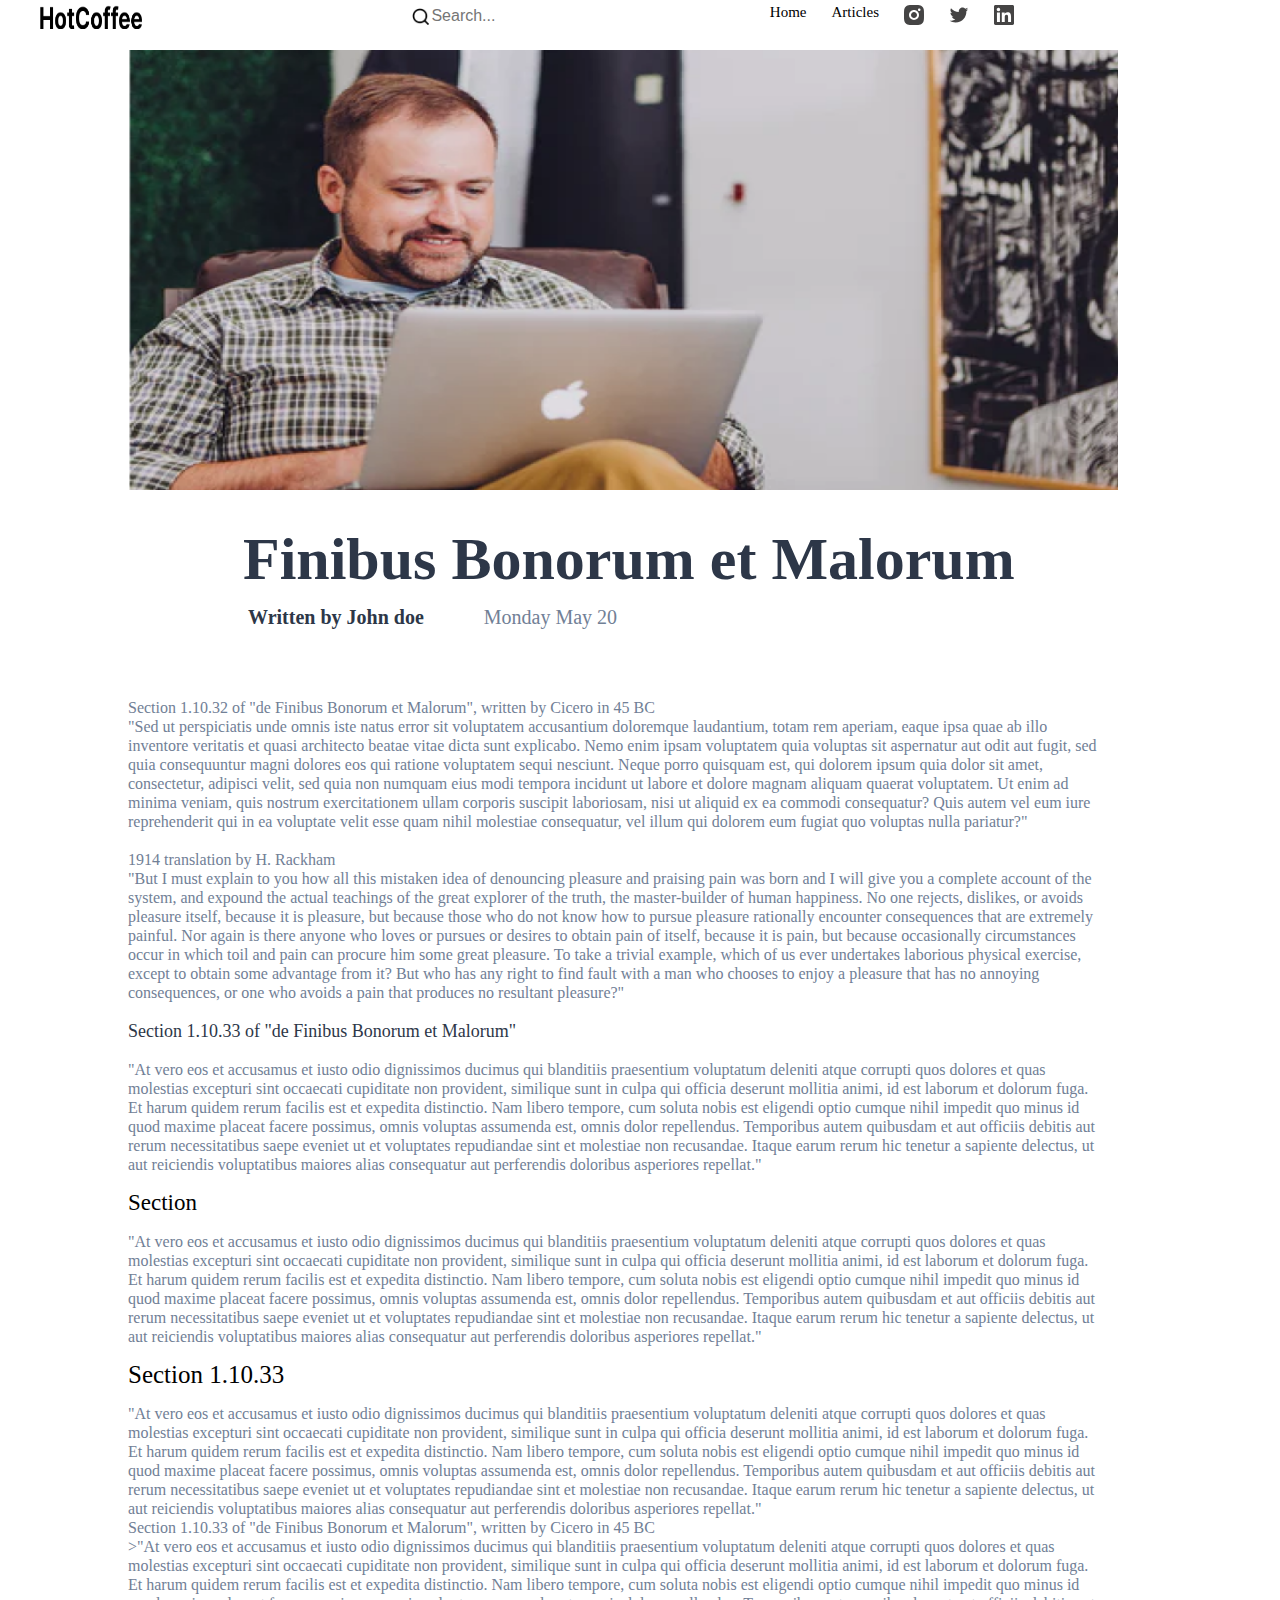
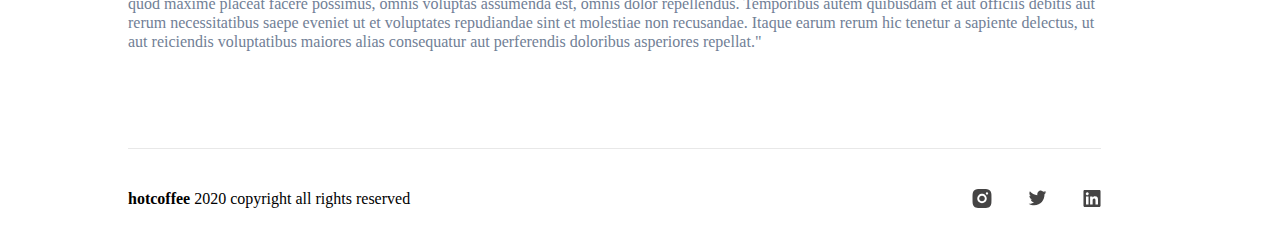
<file: index1.html>
<!DOCTYPE html>
<html lang="ru">
<head>
    <meta charset="UTF-8">
    <meta http-equiv="X-UA-Compatible" content="IE=edge">
    <meta name="viewport" content="width=device-width, initial-scale=1.0">
    <title>HotCoffee</title>
    <link rel="stylesheet" href="css1/reset.css">
    <link rel="stylesheet" href="css1/style.css">
    <link rel="shortcut icon" href="./photo_5307553828452810207_y.jpg">
    </head>
    <body>
        <header>
            <div class="container">
                <div class="header_container">
                    <div class="logo">
                        <a href="">
                        <img src="./img/hotcoffee.png" alt="">
                        </a>
                    </div>
                        
                        <div class ="search"><form><img src="./img/search.png" alt=""><input type="text" name="text" class="search" placeholder="Search..."></form></div>
                    <nav>
                        <ul>
                            <li><a href=""><div class="home"><h2>Home</h2></div></a></li>
                            <li><a href=""><div class="articles"><h2>Articles</h2></div></a></li>
                            <li><a href="https://instagram.com/mr.bekaaa?igshid=YmMyMTA2M2Y="><div class="insta"><img src="./img/Vector (1).svg" alt=""></div></a></li>
                            <li><a href="https://twitter.com/"><div class="twitter"><img src="./img/Vector (2).svg" alt=""></div></a></li>
                            <li><a href="https://ru.linkedin.com/"><div class="in_img"><img src="./img/Vector (3).svg" alt=""></div></a></li>
                        </ul>
                    </nav>
                </div>
            </div>
        </header>
        <main>
        <div class="container2">
        <div class="main_container">
                <div class="hi2"><img src="./img/hi2.png" alt=""></div>
                </div>
                <div class="text1"><h2>Finibus Bonorum et Malorum</h2></div>
                <div class ="justifycontent222">
                <div class="text2"><h2>Written by John doe</h2></div>
                <div class="text3"><h2>Monday  May  20</h2></div>
            </div>  
            <div class="text4">
            <h2>Section 1.10.32 of "de Finibus Bonorum et Malorum", written by Cicero in 45 BC</h2>
                <h2>"Sed ut perspiciatis unde omnis iste natus error sit voluptatem accusantium doloremque laudantium, totam rem aperiam, eaque ipsa quae ab illo inventore veritatis et quasi architecto beatae vitae dicta sunt explicabo. Nemo enim ipsam voluptatem quia voluptas sit aspernatur aut odit aut fugit, sed quia consequuntur magni dolores eos qui ratione voluptatem sequi nesciunt. Neque porro quisquam est, qui dolorem ipsum quia dolor sit amet, consectetur, adipisci velit, sed quia non numquam eius modi tempora incidunt ut labore et dolore magnam aliquam quaerat voluptatem. Ut enim ad minima veniam, quis nostrum exercitationem ullam corporis suscipit laboriosam, nisi ut aliquid ex ea commodi consequatur? Quis autem vel eum iure reprehenderit qui in ea voluptate velit esse quam nihil molestiae consequatur, vel illum qui dolorem eum fugiat quo voluptas nulla pariatur?"</h2>
                <h2>&nbsp</h2>
            <h2>1914 translation by H. Rackham</h2>
                <h2>"But I must explain to you how all this mistaken idea of denouncing pleasure and praising pain was born and I will give you a complete account of the system, and expound the actual teachings of the great explorer of the truth, the master-builder of human happiness. No one rejects, dislikes, or avoids pleasure itself, because it is pleasure, but because those who do not know how to pursue pleasure rationally encounter consequences that are extremely painful. Nor again is there anyone who loves or pursues or desires to obtain pain of itself, because it is pain, but because occasionally circumstances occur in which toil and pain can procure him some great pleasure. To take a trivial example, which of us ever undertakes laborious physical exercise, except to obtain some advantage from it? But who has any right to find fault with a man who chooses to enjoy a pleasure that has no annoying consequences, or one who avoids a pain that produces no resultant pleasure?"</h2>
                <h2>&nbsp</h2>
                <h3>Section 1.10.33 of "de Finibus Bonorum et Malorum"</h3>
                <h2>&nbsp</h2>
                <h2>"At vero eos et accusamus et iusto odio dignissimos ducimus qui blanditiis praesentium voluptatum deleniti atque corrupti quos dolores et quas molestias excepturi sint occaecati cupiditate non provident, similique sunt in culpa qui officia deserunt mollitia animi, id est laborum et dolorum fuga. Et harum quidem rerum facilis est et expedita distinctio. Nam libero tempore, cum soluta nobis est eligendi optio cumque nihil impedit quo minus id quod maxime placeat facere possimus, omnis voluptas assumenda est, omnis dolor repellendus. Temporibus autem quibusdam et aut officiis debitis aut rerum necessitatibus saepe eveniet ut et voluptates repudiandae sint et molestiae non recusandae. Itaque earum rerum hic tenetur a sapiente delectus, ut aut reiciendis voluptatibus maiores alias consequatur aut perferendis doloribus asperiores repellat."</h2>
                <h2>&nbsp</h2>
                <h4>Section</h4>
                <h2>&nbsp</h2>
                <h2>"At vero eos et accusamus et iusto odio dignissimos ducimus qui blanditiis praesentium voluptatum deleniti atque corrupti quos dolores et quas molestias excepturi sint occaecati cupiditate non provident, similique sunt in culpa qui officia deserunt mollitia animi, id est laborum et dolorum fuga. Et harum quidem rerum facilis est et expedita distinctio. Nam libero tempore, cum soluta nobis est eligendi optio cumque nihil impedit quo minus id quod maxime placeat facere possimus, omnis voluptas assumenda est, omnis dolor repellendus. Temporibus autem quibusdam et aut officiis debitis aut rerum necessitatibus saepe eveniet ut et voluptates repudiandae sint et molestiae non recusandae. Itaque earum rerum hic tenetur a sapiente delectus, ut aut reiciendis voluptatibus maiores alias consequatur aut perferendis doloribus asperiores repellat."</h2>
                <h2>&nbsp</h2>
                <h5>Section 1.10.33</h5>
                <h2>&nbsp</h2>
                <h2>"At vero eos et accusamus et iusto odio dignissimos ducimus qui blanditiis praesentium voluptatum deleniti atque corrupti quos dolores et quas molestias excepturi sint occaecati cupiditate non provident, similique sunt in culpa qui officia deserunt mollitia animi, id est laborum et dolorum fuga. Et harum quidem rerum facilis est et expedita distinctio. Nam libero tempore, cum soluta nobis est eligendi optio cumque nihil impedit quo minus id quod maxime placeat facere possimus, omnis voluptas assumenda est, omnis dolor repellendus. Temporibus autem quibusdam et aut officiis debitis aut rerum necessitatibus saepe eveniet ut et voluptates repudiandae sint et molestiae non recusandae. Itaque earum rerum hic tenetur a sapiente delectus, ut aut reiciendis voluptatibus maiores alias consequatur aut perferendis doloribus asperiores repellat."</h2>
                <h2>Section 1.10.33 of "de Finibus Bonorum et Malorum", written by Cicero in 45 BC
                <h2>>"At vero eos et accusamus et iusto odio dignissimos ducimus qui blanditiis praesentium voluptatum deleniti atque corrupti quos dolores et quas molestias excepturi sint occaecati cupiditate non provident, similique sunt in culpa qui officia deserunt mollitia animi, id est laborum et dolorum fuga. Et harum quidem rerum facilis est et expedita distinctio. Nam libero tempore, cum soluta nobis est eligendi optio cumque nihil impedit quo minus id quod maxime placeat facere possimus, omnis voluptas assumenda est, omnis dolor repellendus. Temporibus autem quibusdam et aut officiis debitis aut rerum necessitatibus saepe eveniet ut et voluptates repudiandae sint et molestiae non recusandae. Itaque earum rerum hic tenetur a sapiente delectus, ut aut reiciendis voluptatibus maiores alias consequatur aut perferendis doloribus asperiores repellat."</h2>
            </div>
            <div class="imgimgimgimgimgimgimgimg"><a href="./index.html"><img src="./img/mini.png" alt=""></a></div>
            <div class="end">
                <p0><p2>hotcoffee</p2> 2020 copyright all rights reserved</p0>
                <div class="nikita">
                <div class="imginst"><a href ="https://instagram.com/mr.bekaaa?igshid=YmMyMTA2M2Y="><img src="./img/Vector (1).svg" alt=""></a></div>
                <div class="imgtwit"><a href ="https://twitter.com/ryzenkz"><img src="./img/Vector (2).svg" alt=""></a></div>
                <div class="imgin"><a href ="https://ru.linkedin.com"><img src="./img/Vector (3).svg" alt=""></a></div>
                </div>
            </div>
        </div>
                </main>
                <footer></footer>
                </body>
</file>
<file: css1/style.css>
*,*:auto,*:before
{
    margin:0;
    box-sizing: 0;
}
.body{
    display:flex;
    justify-content: space-between;
    overflow-x: hidden;
}
.container {
    max-width: 1200px;
    margin: 0 auto;
    background-color: white;
}
.header_container{
    display:flex;
    justify-content: space-between;
    position: fixed;
    width: 90%;
    background: rgb(255, 255, 255);
    padding-top: 5px;
    padding-bottom: 5px;

}
.logo img{
    width:102px;
    height:24px;
}
.search img{
    width: 17px;
    height: 17px;
}
.search input{
width:66px;
height:19px;
outline:none; 
border:none;
}
a {
    text-decoration:none;
    color:black;
}
.home h2{
font-size:15px;
margin-right:25px;
}
.articles h2 {
font-size:15px;
}

.insta img {
    width:20px;
    height:20px;
    margin-left: 25px;
}

.twitter img {
    width:20px;
    height:20px;
    margin-left:25px;
}
.in_img img {
    width:20px;
    height:20px;
    margin-left: 25px;
}
nav ul{
    display:flex;
    margin-right: 50px;
}
.container2 {
    max-width: 1200px;
    margin: 0 auto;
}
.main_container{
    display:flex;
    justify-content: space-between;
}
.hi2 img{
width:1180px;
height:480.37px;
margin-top: 50px;
}
.text1{
    font-family: 'Inter';
font-style: normal;
font-weight: 700;
font-size: 60px;
line-height: 54px;
color: #2D3748;
margin-top:42px;
margin-left: 115px;
}
.text2{
    font-family: 'Inter';
font-style: normal;
font-weight: 700;
font-size: 20px;
line-height: 22px;
color: #2D3748;
margin-left: 120px;
}
.text3{
    font-family: 'Inter';
font-style: normal;
font-weight: 400;
font-size: 20px;
line-height: 22px;
color: #718096;
margin-left: 60px;
}
.justifycontent222{
    display:flex;   
    margin-top:20px;
}
.text4{
margin-top:70px;
font-family: 'Inter';
font-style: normal;
font-weight: 400;
font-size: 16px;
line-height: 19px;
color: #718096;
}
.text4 h3{
    color:#2D3748;
    font-size:18px;
    font-weight:700px;
    line-height:20px;
}
.text4 h4{
    color: black;
    font-size:23px;
    font-weight:800px;
    line-height:20px;
}
.text4 h5{
    color: black;
    font-size:25px;
    font-weight:900px;
    line-height:20px;
}
.imgimgimgimgimgimgimgimg img{
width: 41.67px;
height: 41.67px;
margin-left: 1250px;
margin-top: -100px;
}
.end{
    margin-top:81px;
    display: flex;
    justify-content: space-between;
    border: 1px solid #E8E8E8;
    padding-top:40px;
    border-left-style: none;
    border-right-style: none;
    border-bottom-style: none;
    padding-bottom: 20px;
}
.end p2{
    font-family: 'Inter';
font-style: normal;
font-weight: 700;
font-size: 16px;
line-height: 19px;
color: #000000;
}
.end p0{
    color:#000000
}
.imginst img{
width:20px;
height:18.96px;
margin-right: 36px;
}
.imgtwit img{
    width:20,38px;
    height:15.71px;
    margin-right:36px;
}
.imgin img{
    width:18px;
    height:17.07px;
}
.nikita {
    display:flex;
    justify-content: space-between;
}
@media all and (min-width: 1024px) and (max-width: 1280px) { 
    .header_container{
        width:80%;
    }
    .container2{
        width: 1024px;
    }
    .hi2 img{
       width: 990px;
       height:440px;
    }
    .text4{
        width:95%;
    }
    .end{
        width:95%;
    }
 } 
 @media all and (min-width: 768px) and (max-width: 1024px) { 
    .header_container{
        width:60%;
    }
    .container2{
        width: 768px;
    }
    .hi2 img{
       width: 730px;
       height:400px;
    }
    .text4{
        width:85%;
    }
    .text1{
        width:85%;
        font-size: 40px;
    }
    .justifycontent222{
        width:85%;
        font-size: 18px;
    }
    .end{
        width:85%;
    }
 }
 @media all and (min-width: 480px) and (max-width: 768px) { 
    .header_container{
        width:40%;
    }
    .container2{
        width: 480px;
    }
    .hi2 img{
       width: 440px;
       height:220px;
    }
    .text4{
        width:95%;
    }
    .text1{
        width:75%;
        font-size: 30px;
    }
    .justifycontent222{
        width:75%;
        font-size: 17px;
    }
    .end{
    width:85%;
    }
 } 
 @media all and (max-width: 480px) {
    .header_container{
        width:20%;
    }
    .container2{
        width: 300px;
    }
    .hi2 img{
       width: 280px;
       height:180px;
    }
    .text4{
        width:95%;
    }
    .text1{
        width:75%;
        font-size: 25px;
    }
    .justifycontent222{
        width:75%;
        font-size: 16px;
    }
    .end{
    width:85%;
    }
    
 }
</file>
